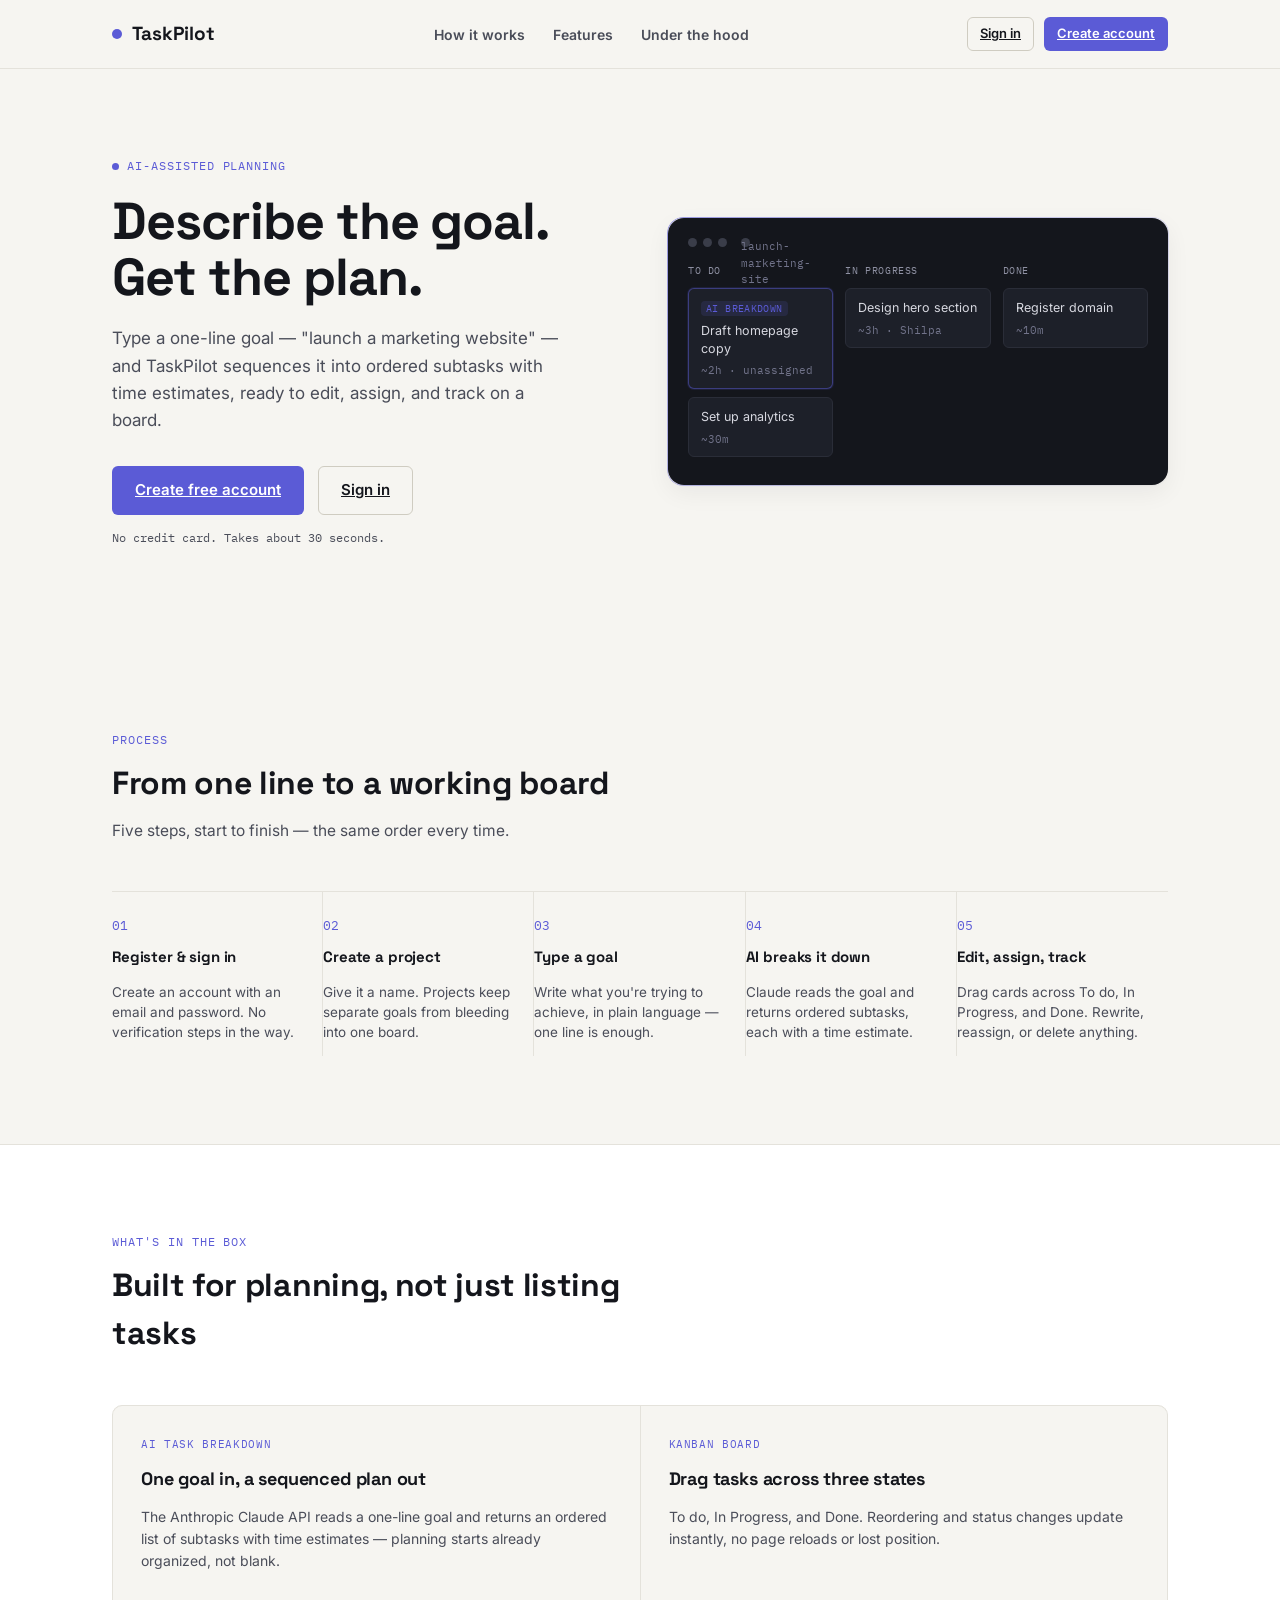
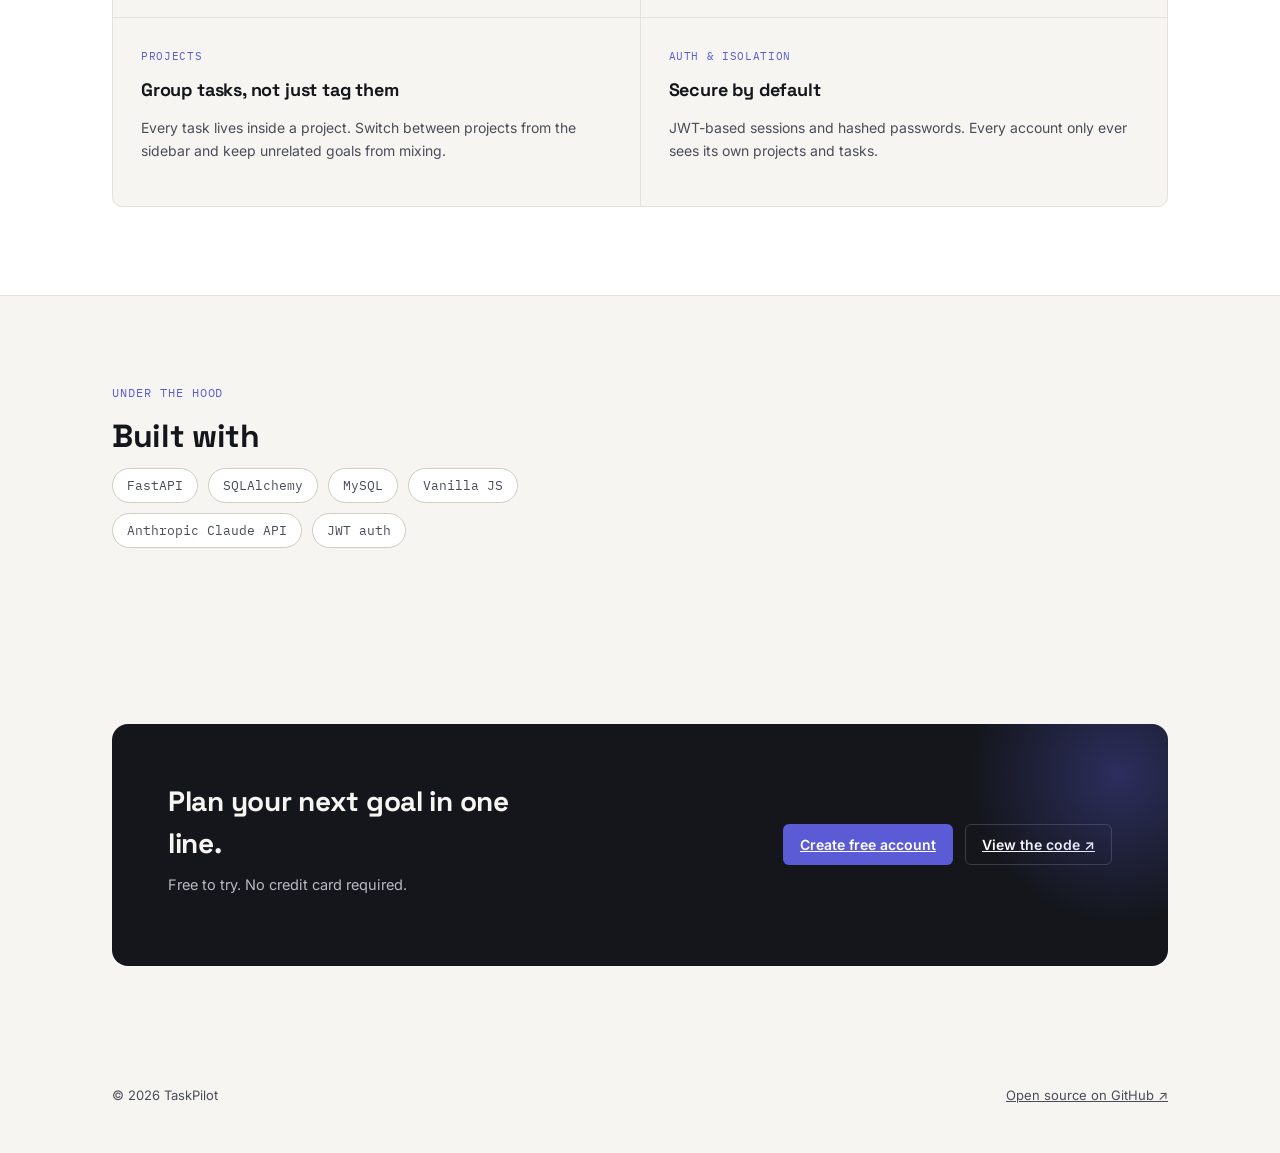
<file: frontend/index.html>
<!DOCTYPE html>
<html lang="en">
<head>
<meta charset="UTF-8" />
<meta name="viewport" content="width=device-width, initial-scale=1.0" />
<title>TaskPilot — Describe the goal. Get the plan.</title>
<meta name="description" content="TaskPilot turns a one-line goal into a sequenced set of subtasks with time estimates, organized on a board you can edit, assign, and track." />
<link rel="preconnect" href="https://fonts.googleapis.com">
<link href="https://fonts.googleapis.com/css2?family=Space+Grotesk:wght@500;700&family=Inter:wght@400;500;600;700&family=IBM+Plex+Mono:wght@400;500&display=swap" rel="stylesheet">
<link rel="stylesheet" href="css/style.css" />
<link rel="stylesheet" href="css/landing.css" />
</head>
<body class="landing">

<!-- ===================== Nav ===================== -->
<nav class="landing-nav">
  <div class="container">
    <a class="brand" href="index.html"><span class="dot"></span> TaskPilot</a>
    <div class="landing-nav-links">
      <a href="#how-it-works">How it works</a>
      <a href="#features">Features</a>
      <a href="#stack">Under the hood</a>
    </div>
    <div class="landing-nav-actions">
      <a class="btn btn-ghost btn-sm" href="login.html">Sign in</a>
      <a class="btn btn-signal btn-sm" href="login.html#register">Create account</a>
    </div>
  </div>
</nav>

<!-- ===================== Hero ===================== -->
<header class="hero">
  <div class="container">
    <div>
      <div class="hero-eyebrow">AI-assisted planning</div>
      <h1>Describe the goal.<br />Get the plan.</h1>
      <p class="lede">Type a one-line goal — "launch a marketing website" — and TaskPilot sequences it into ordered subtasks with time estimates, ready to edit, assign, and track on a board.</p>
      <div class="hero-actions">
        <a class="btn btn-signal" href="login.html#register">Create free account</a>
        <a class="btn btn-ghost" href="login.html">Sign in</a>
      </div>
      <div class="hero-note">No credit card. Takes about 30 seconds.</div>
    </div>

    <div class="mock-board-frame" aria-hidden="true">
      <div class="mock-board-header">
        <span></span><span></span><span></span>
        <span class="label">launch-marketing-site</span>
      </div>
      <div class="mock-board">
        <div>
          <div class="mock-col-label">To do</div>
          <div class="mock-card ai">
            <span class="ai-badge">AI BREAKDOWN</span>
            Draft homepage copy
            <span class="est">~2h · unassigned</span>
          </div>
          <div class="mock-card">Set up analytics<span class="est">~30m</span></div>
        </div>
        <div>
          <div class="mock-col-label">In progress</div>
          <div class="mock-card">Design hero section<span class="est">~3h · Shilpa</span></div>
        </div>
        <div>
          <div class="mock-col-label">Done</div>
          <div class="mock-card">Register domain<span class="est">~10m</span></div>
        </div>
      </div>
    </div>
  </div>
</header>

<!-- ===================== How it works ===================== -->
<section class="section" id="how-it-works">
  <div class="container">
    <div class="section-head">
      <div class="section-eyebrow">Process</div>
      <h2>From one line to a working board</h2>
      <p>Five steps, start to finish — the same order every time.</p>
    </div>
    <div class="steps">
      <div class="step">
        <div class="num">01</div>
        <h3>Register &amp; sign in</h3>
        <p>Create an account with an email and password. No verification steps in the way.</p>
      </div>
      <div class="step">
        <div class="num">02</div>
        <h3>Create a project</h3>
        <p>Give it a name. Projects keep separate goals from bleeding into one board.</p>
      </div>
      <div class="step">
        <div class="num">03</div>
        <h3>Type a goal</h3>
        <p>Write what you're trying to achieve, in plain language — one line is enough.</p>
      </div>
      <div class="step">
        <div class="num">04</div>
        <h3>AI breaks it down</h3>
        <p>Claude reads the goal and returns ordered subtasks, each with a time estimate.</p>
      </div>
      <div class="step">
        <div class="num">05</div>
        <h3>Edit, assign, track</h3>
        <p>Drag cards across To do, In Progress, and Done. Rewrite, reassign, or delete anything.</p>
      </div>
    </div>
  </div>
</section>

<!-- ===================== Features ===================== -->
<section class="section section-alt" id="features">
  <div class="container">
    <div class="section-head">
      <div class="section-eyebrow">What's in the box</div>
      <h2>Built for planning, not just listing tasks</h2>
    </div>
    <div class="feature-grid">
      <div class="feature-card">
        <div class="tag">AI TASK BREAKDOWN</div>
        <h3>One goal in, a sequenced plan out</h3>
        <p>The Anthropic Claude API reads a one-line goal and returns an ordered list of subtasks with time estimates — planning starts already organized, not blank.</p>
      </div>
      <div class="feature-card">
        <div class="tag">KANBAN BOARD</div>
        <h3>Drag tasks across three states</h3>
        <p>To do, In Progress, and Done. Reordering and status changes update instantly, no page reloads or lost position.</p>
      </div>
      <div class="feature-card">
        <div class="tag">PROJECTS</div>
        <h3>Group tasks, not just tag them</h3>
        <p>Every task lives inside a project. Switch between projects from the sidebar and keep unrelated goals from mixing.</p>
      </div>
      <div class="feature-card">
        <div class="tag">AUTH &amp; ISOLATION</div>
        <h3>Secure by default</h3>
        <p>JWT-based sessions and hashed passwords. Every account only ever sees its own projects and tasks.</p>
      </div>
    </div>
  </div>
</section>

<!-- ===================== Stack ===================== -->
<section class="section" id="stack">
  <div class="container">
    <div class="section-head" style="margin-bottom: 0;">
      <div class="section-eyebrow">Under the hood</div>
      <h2>Built with</h2>
      <div class="stack-strip">
        <span class="stack-pill">FastAPI</span>
        <span class="stack-pill">SQLAlchemy</span>
        <span class="stack-pill">MySQL</span>
        <span class="stack-pill">Vanilla JS</span>
        <span class="stack-pill">Anthropic Claude API</span>
        <span class="stack-pill">JWT auth</span>
      </div>
    </div>
  </div>
</section>

<!-- ===================== Closing CTA ===================== -->
<section class="section">
  <div class="container">
    <div class="cta-band">
      <div>
        <h2>Plan your next goal in one line.</h2>
        <p>Free to try. No credit card required.</p>
      </div>
      <div class="cta-band-actions">
        <a class="btn btn-signal" href="login.html#register">Create free account</a>
        <a class="btn btn-ghost" style="border-color:#3a3d49; color:#fff;" href="https://github.com/shilpa159/taskpilot" target="_blank" rel="noopener">View the code ↗</a>
      </div>
    </div>
  </div>
</section>

<!-- ===================== Footer ===================== -->
<footer class="landing-footer">
  <div class="container" style="display:flex; align-items:center; justify-content:space-between; width:100%;">
    <span>© 2026 TaskPilot</span>
    <a href="https://github.com/shilpa159/taskpilot" target="_blank" rel="noopener">Open source on GitHub ↗</a>
  </div>
</footer>

</body>
</html>
</file>
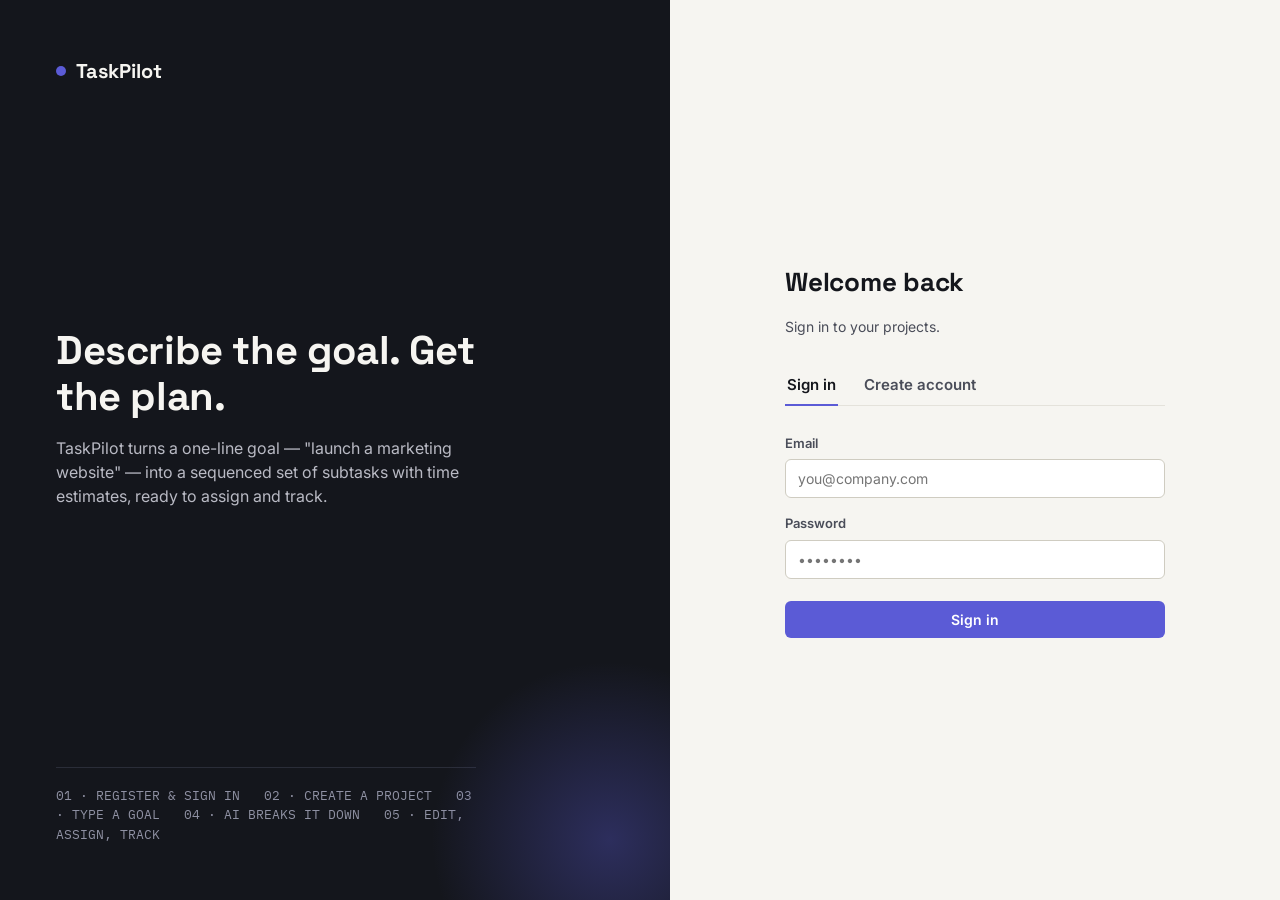
<file: frontend/dashboard.html>
<!DOCTYPE html>
<html lang="en">
<head>
<meta charset="UTF-8" />
<meta name="viewport" content="width=device-width, initial-scale=1.0" />
<title>TaskPilot — Dashboard</title>
<link rel="preconnect" href="https://fonts.googleapis.com">
<link href="https://fonts.googleapis.com/css2?family=Space+Grotesk:wght@500;700&family=Inter:wght@400;500;600;700&family=IBM+Plex+Mono:wght@400;500&display=swap" rel="stylesheet">
<link rel="stylesheet" href="css/style.css" />
</head>
<body>

<div class="app-shell">

  <!-- ===================== Sidebar ===================== -->
  <aside class="sidebar">
    <div class="sidebar-brand"><span class="dot"></span> TaskPilot</div>

    <button class="btn btn-signal" id="btn-new-project" style="width:100%; justify-content:center;">+ New project</button>

    <div class="sidebar-section-label">Projects</div>
    <ul class="project-list" id="project-list">
      <!-- populated by dashboard.js -->
    </ul>

    <div class="sidebar-footer">
      <div class="sidebar-user">
        <div class="avatar" id="user-avatar">?</div>
        <div class="who">
          <div class="name" id="user-name">—</div>
          <div class="email" id="user-email">—</div>
        </div>
      </div>
      <button class="logout" id="btn-logout">Sign out</button>
    </div>
  </aside>

  <!-- ===================== Main ===================== -->
  <main class="main">

    <!-- Empty state when no project selected -->
    <div class="empty-state" id="no-project-state">
      <h2>No project selected</h2>
      <p>Create a project, then describe a goal and let TaskPilot draft the task list for you.</p>
      <button class="btn btn-primary" id="btn-new-project-empty">+ New project</button>
    </div>

    <!-- Active project view -->
    <div id="project-view" style="display:none;">
      <div class="main-header">
        <div>
          <h1 id="project-title">Project name</h1>
          <p class="project-desc" id="project-description"></p>
        </div>
        <div class="main-header-actions">
          <button class="btn btn-ghost" id="btn-manage-members">Members</button>
          <button class="btn btn-signal" id="btn-open-ai">✦ AI breakdown</button>
          <button class="btn btn-primary" id="btn-new-task">+ New task</button>
        </div>
      </div>

      <div class="toolbar">
        <div class="view-toggle">
          <button type="button" id="view-list" class="active">List</button>
          <button type="button" id="view-kanban">Board</button>
        </div>
        <div class="filters">
          <select id="filter-status">
            <option value="">All statuses</option>
            <option value="todo">To do</option>
            <option value="in_progress">In progress</option>
            <option value="done">Done</option>
          </select>
          <select id="filter-priority">
            <option value="">All priorities</option>
            <option value="low">Low</option>
            <option value="medium">Medium</option>
            <option value="high">High</option>
          </select>
          <select id="filter-assignee">
            <option value="">Everyone</option>
          </select>
        </div>
      </div>

      <!-- List view -->
      <div id="list-view">
        <table class="task-table">
          <thead>
            <tr>
              <th>Task</th>
              <th>Status</th>
              <th>Priority</th>
              <th>Due</th>
              <th>Estimate</th>
              <th>Assignee</th>
            </tr>
          </thead>
          <tbody id="task-table-body">
          </tbody>
        </table>
        <div class="table-empty" id="table-empty" style="display:none;">No tasks match these filters yet.</div>
      </div>

      <!-- Kanban view -->
      <div id="kanban-view" style="display:none;">
        <div class="kanban">
          <div class="kanban-col" data-status="todo">
            <div class="kanban-col-head"><h3>To do</h3><span class="count" id="count-todo">0</span></div>
            <div class="kanban-cards" id="cards-todo"></div>
          </div>
          <div class="kanban-col" data-status="in_progress">
            <div class="kanban-col-head"><h3>In progress</h3><span class="count" id="count-in_progress">0</span></div>
            <div class="kanban-cards" id="cards-in_progress"></div>
          </div>
          <div class="kanban-col" data-status="done">
            <div class="kanban-col-head"><h3>Done</h3><span class="count" id="count-done">0</span></div>
            <div class="kanban-cards" id="cards-done"></div>
          </div>
        </div>
      </div>
    </div>
  </main>
</div>

<!-- ===================== Modal: New / Edit project ===================== -->
<div class="modal-backdrop" id="modal-project">
  <div class="modal">
    <div class="modal-head">
      <div>
        <h2 id="project-modal-title">New project</h2>
      </div>
      <button class="modal-close" data-close="modal-project">&times;</button>
    </div>
    <div class="form-error" id="project-form-error"></div>
    <form id="form-project">
      <div class="field">
        <label for="proj-name">Project name</label>
        <input type="text" id="proj-name" required placeholder="e.g. Marketing website launch" />
      </div>
      <div class="field">
        <label for="proj-desc">Description (optional)</label>
        <textarea id="proj-desc" placeholder="What is this project about?"></textarea>
      </div>
      <div class="modal-actions">
        <button type="button" class="btn btn-ghost" data-close="modal-project">Cancel</button>
        <button type="submit" class="btn btn-primary" id="project-submit-btn">Create project</button>
      </div>
    </form>
  </div>
</div>

<!-- ===================== Modal: New / Edit task ===================== -->
<div class="modal-backdrop" id="modal-task">
  <div class="modal">
    <div class="modal-head">
      <div><h2 id="task-modal-title">New task</h2></div>
      <button class="modal-close" data-close="modal-task">&times;</button>
    </div>
    <div class="form-error" id="task-form-error"></div>
    <form id="form-task">
      <input type="hidden" id="task-id" />
      <div class="field">
        <label for="task-title">Title</label>
        <input type="text" id="task-title" required placeholder="e.g. Draft homepage copy" />
      </div>
      <div class="field">
        <label for="task-desc">Description</label>
        <textarea id="task-desc" placeholder="Add detail so whoever picks this up knows what 'done' looks like"></textarea>
      </div>
      <div class="field-row">
        <div class="field">
          <label for="task-status">Status</label>
          <select id="task-status">
            <option value="todo">To do</option>
            <option value="in_progress">In progress</option>
            <option value="done">Done</option>
          </select>
        </div>
        <div class="field">
          <label for="task-priority">Priority</label>
          <select id="task-priority">
            <option value="low">Low</option>
            <option value="medium" selected>Medium</option>
            <option value="high">High</option>
          </select>
        </div>
      </div>
      <div class="field-row">
        <div class="field">
          <label for="task-due">Due date</label>
          <input type="date" id="task-due" />
        </div>
        <div class="field">
          <label for="task-estimate">Estimate (hours)</label>
          <input type="number" id="task-estimate" min="0" max="2000" placeholder="e.g. 6" />
        </div>
      </div>
      <div class="field">
        <label for="task-assignee">Assignee</label>
        <select id="task-assignee">
          <option value="">Unassigned</option>
        </select>
      </div>
      <div class="modal-actions split">
        <button type="button" class="btn btn-danger-ghost" id="task-delete-btn" style="display:none;">Delete task</button>
        <div style="display:flex; gap:10px;">
          <button type="button" class="btn btn-ghost" data-close="modal-task">Cancel</button>
          <button type="submit" class="btn btn-primary" id="task-submit-btn">Create task</button>
        </div>
      </div>
    </form>
  </div>
</div>

<!-- ===================== Modal: Members ===================== -->
<div class="modal-backdrop" id="modal-members">
  <div class="modal">
    <div class="modal-head">
      <div><h2>Project members</h2><p class="sub">People who can view and work on this project's tasks.</p></div>
      <button class="modal-close" data-close="modal-members">&times;</button>
    </div>
    <div class="form-error" id="members-form-error"></div>
    <form id="form-add-member" style="display:flex; gap:8px; margin-bottom:18px;">
      <input type="email" id="member-email" placeholder="teammate@company.com" required style="flex:1;" />
      <button type="submit" class="btn btn-primary btn-sm">Add</button>
    </form>
    <ul class="subtask-list" id="members-list"></ul>
  </div>
</div>

<!-- ===================== Modal: AI breakdown (the standout feature) ===================== -->
<div class="modal-backdrop" id="modal-ai">
  <div class="modal modal-wide">
    <div class="modal-head">
      <div>
        <h2>✦ AI task breakdown</h2>
        <p class="sub">Describe a high-level goal. TaskPilot calls Claude to draft a sequenced subtask list with time estimates — edit anything before adding it to the board.</p>
      </div>
      <button class="modal-close" data-close="modal-ai">&times;</button>
    </div>

    <div class="form-error" id="ai-form-error"></div>

    <div class="ai-goal-row">
      <div class="field">
        <label for="ai-goal">High-level goal</label>
        <input type="text" id="ai-goal" placeholder="e.g. Launch a marketing website for our product" />
      </div>
      <button class="btn btn-signal" id="ai-generate-btn">Generate subtasks</button>
    </div>

    <div class="ai-loading" id="ai-loading">
      <div class="spinner"></div> Asking Claude to break this down…
    </div>

    <ul class="subtask-list" id="ai-subtask-list"></ul>

    <div class="ai-summary-bar" id="ai-summary-bar" style="display:none;"></div>

    <div class="modal-actions" id="ai-apply-row" style="display:none;">
      <button type="button" class="btn btn-ghost" data-close="modal-ai">Cancel</button>
      <button type="button" class="btn btn-primary" id="ai-apply-btn">Add these tasks to the project</button>
    </div>
  </div>
</div>

<div class="toast-region" id="toast-region"></div>

<script src="js/config.js"></script>
<script src="js/api.js"></script>
<script src="js/dashboard.js"></script>
</body>
</html>
</file>
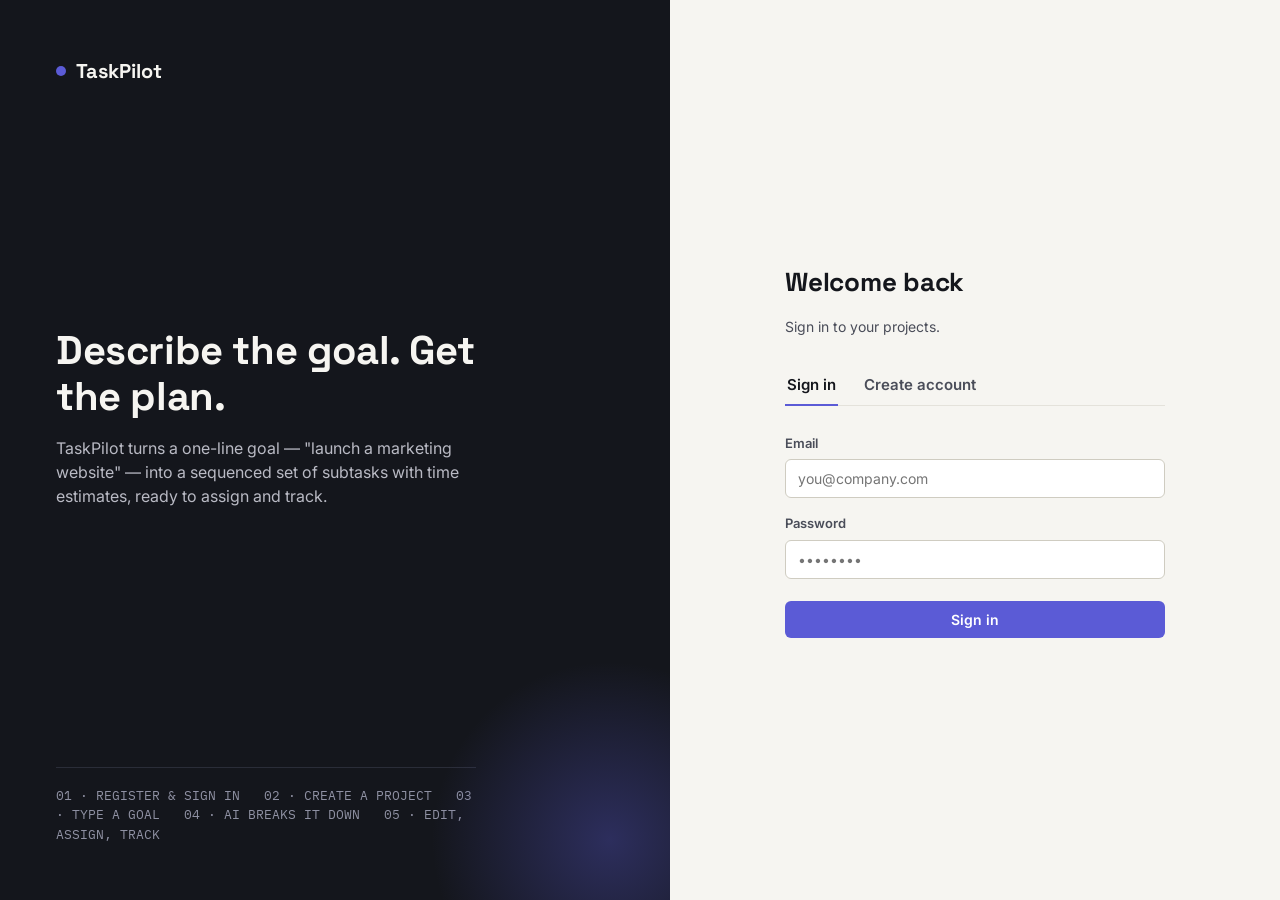
<file: frontend/login.html>
<!DOCTYPE html>
<html lang="en">
<head>
<meta charset="UTF-8" />
<meta name="viewport" content="width=device-width, initial-scale=1.0" />
<title>TaskPilot — Sign in</title>
<link rel="preconnect" href="https://fonts.googleapis.com">
<link href="https://fonts.googleapis.com/css2?family=Space+Grotesk:wght@500;700&family=Inter:wght@400;500;600;700&family=IBM+Plex+Mono:wght@400;500&display=swap" rel="stylesheet">
<link rel="stylesheet" href="css/style.css" />
</head>
<body>

<div class="auth-shell">
  <div class="auth-hero">
    <a class="auth-brand" href="index.html" style="text-decoration:none;"><span class="dot"></span> TaskPilot</a>
    <div class="auth-hero-copy">
      <h1>Describe the goal. Get the plan.</h1>
      <p>TaskPilot turns a one-line goal — "launch a marketing website" — into a sequenced set of subtasks with time estimates, ready to assign and track.</p>
    </div>
    <div class="auth-hero-signature">
      01 · REGISTER &amp; SIGN IN&nbsp;&nbsp; 02 · CREATE A PROJECT&nbsp;&nbsp; 03 · TYPE A GOAL&nbsp;&nbsp; 04 · AI BREAKS IT DOWN&nbsp;&nbsp; 05 · EDIT, ASSIGN, TRACK
    </div>
  </div>

  <div class="auth-panel">
    <div class="auth-card">
      <h2 id="auth-title">Welcome back</h2>
      <p class="sub" id="auth-sub">Sign in to your projects.</p>

      <div class="auth-toggle">
        <button type="button" id="tab-login" class="active">Sign in</button>
        <button type="button" id="tab-register">Create account</button>
      </div>

      <div class="form-error" id="auth-error"></div>

      <form class="auth-form active" id="form-login">
        <div class="field">
          <label for="login-email">Email</label>
          <input type="email" id="login-email" required autocomplete="email" placeholder="you@company.com" />
        </div>
        <div class="field">
          <label for="login-password">Password</label>
          <input type="password" id="login-password" required autocomplete="current-password" placeholder="••••••••" />
        </div>
        <button type="submit" class="btn btn-signal">Sign in</button>
      </form>

      <form class="auth-form" id="form-register">
        <div class="field">
          <label for="reg-name">Full name</label>
          <input type="text" id="reg-name" required autocomplete="name" placeholder="Shilpa Shree" />
        </div>
        <div class="field">
          <label for="reg-email">Email</label>
          <input type="email" id="reg-email" required autocomplete="email" placeholder="you@company.com" />
        </div>
        <div class="field">
          <label for="reg-password">Password</label>
          <input type="password" id="reg-password" required minlength="8" autocomplete="new-password" placeholder="At least 8 characters" />
        </div>
        <button type="submit" class="btn btn-signal">Create account</button>
      </form>
    </div>
  </div>
</div>

<div class="toast-region" id="toast-region"></div>

<script src="js/config.js"></script>
<script src="js/api.js"></script>
<script src="js/auth.js"></script>
<script>
  // Land on the right tab if arriving from a "Create account" link (index.html#register).
  if (window.location.hash === "#register") {
    document.getElementById("tab-register").click();
  }
</script>
</body>
</html>
</file>
<file: frontend/css/style.css>
/* =========================================================================
   TaskPilot — design tokens
   Palette: ink (#14161C), paper (#F6F5F1), signal (#5B5BD6 indigo — the
   single accent, reserved for the AI feature and primary actions),
   line (#E4E2DB), success (#1F8A5F), warning (#B8720A), danger (#C43D3D).
   Type: "Space Grotesk" for display/headings (geometric, engineered feel
   that suits a planning tool), "Inter" for body/UI, "IBM Plex Mono" for
   meta data — estimates, dates, counts — nodding to the idea that a plan
   is made of measurable units.
   ========================================================================= */

:root {
  --ink: #14161c;
  --ink-soft: #4a4d59;
  --paper: #f6f5f1;
  --paper-raised: #ffffff;
  --signal: #5b5bd6;
  --signal-soft: #ecebfb;
  --line: #e4e2db;
  --line-strong: #cfccc1;
  --success: #1f8a5f;
  --success-soft: #e5f4ee;
  --warning: #b8720a;
  --warning-soft: #fbf0dc;
  --danger: #c43d3d;
  --danger-soft: #fbeaea;

  --font-display: "Space Grotesk", "Inter", system-ui, sans-serif;
  --font-body: "Inter", system-ui, -apple-system, sans-serif;
  --font-mono: "IBM Plex Mono", ui-monospace, monospace;

  --radius-sm: 6px;
  --radius-md: 10px;
  --radius-lg: 16px;
  --shadow-card: 0 1px 2px rgba(20, 22, 28, 0.04), 0 8px 24px rgba(20, 22, 28, 0.06);
}

* { box-sizing: border-box; }

html, body {
  margin: 0;
  padding: 0;
  height: 100%;
}

body {
  background: var(--paper);
  color: var(--ink);
  font-family: var(--font-body);
  font-size: 15px;
  line-height: 1.5;
  -webkit-font-smoothing: antialiased;
}

h1, h2, h3, h4 { font-family: var(--font-display); margin: 0; letter-spacing: -0.01em; }

a { color: inherit; }

button {
  font-family: var(--font-body);
  cursor: pointer;
}

:focus-visible {
  outline: 2px solid var(--signal);
  outline-offset: 2px;
}

.mono { font-family: var(--font-mono); }

/* ---------- Buttons ---------- */

.btn {
  display: inline-flex;
  align-items: center;
  gap: 6px;
  border: 1px solid transparent;
  border-radius: var(--radius-sm);
  padding: 9px 16px;
  font-size: 14px;
  font-weight: 600;
  transition: transform 0.08s ease, background 0.15s ease, border-color 0.15s ease;
}
.btn:active { transform: translateY(1px); }

.btn-primary { background: var(--ink); color: var(--paper); }
.btn-primary:hover { background: #2a2d38; }

.btn-signal { background: var(--signal); color: #fff; }
.btn-signal:hover { background: #4949c4; }

.btn-ghost { background: transparent; border-color: var(--line-strong); color: var(--ink); }
.btn-ghost:hover { background: var(--paper-raised); border-color: var(--ink); }

.btn-danger-ghost { background: transparent; border-color: var(--line-strong); color: var(--danger); }
.btn-danger-ghost:hover { background: var(--danger-soft); border-color: var(--danger); }

.btn-sm { padding: 6px 12px; font-size: 13px; }
.btn:disabled { opacity: 0.5; cursor: not-allowed; }

.btn-icon {
  display: inline-flex;
  align-items: center;
  justify-content: center;
  width: 30px;
  height: 30px;
  border-radius: 50%;
  border: 1px solid transparent;
  background: transparent;
}
.btn-icon:hover { background: var(--line); }

/* ---------- Forms ---------- */

label {
  display: block;
  font-size: 13px;
  font-weight: 600;
  color: var(--ink-soft);
  margin-bottom: 6px;
}

input[type="text"], input[type="email"], input[type="password"], input[type="number"],
input[type="date"], textarea, select {
  width: 100%;
  font-family: var(--font-body);
  font-size: 14px;
  color: var(--ink);
  background: var(--paper-raised);
  border: 1px solid var(--line-strong);
  border-radius: var(--radius-sm);
  padding: 10px 12px;
}
input:focus, textarea:focus, select:focus {
  border-color: var(--signal);
  outline: none;
  box-shadow: 0 0 0 3px var(--signal-soft);
}
textarea { resize: vertical; min-height: 70px; }

.field { margin-bottom: 16px; }
.field-row { display: flex; gap: 12px; }
.field-row .field { flex: 1; }

.form-error {
  color: var(--danger);
  background: var(--danger-soft);
  border-radius: var(--radius-sm);
  padding: 10px 12px;
  font-size: 13px;
  margin-bottom: 14px;
  display: none;
}
.form-error.visible { display: block; }

/* =========================================================================
   Auth page
   ========================================================================= */

.auth-shell {
  min-height: 100vh;
  display: grid;
  grid-template-columns: 1.1fr 1fr;
}

.auth-hero {
  background: var(--ink);
  color: var(--paper);
  padding: 56px;
  display: flex;
  flex-direction: column;
  justify-content: space-between;
  position: relative;
  overflow: hidden;
}

.auth-hero::after {
  content: "";
  position: absolute;
  right: -120px;
  bottom: -120px;
  width: 360px;
  height: 360px;
  border-radius: 50%;
  background: radial-gradient(circle, rgba(91,91,214,0.35), transparent 70%);
}

.auth-brand { display: flex; align-items: center; gap: 10px; font-family: var(--font-display); font-size: 20px; font-weight: 700; }
.auth-brand .dot { width: 10px; height: 10px; border-radius: 50%; background: var(--signal); }

.auth-hero-copy h1 { font-size: 40px; line-height: 1.15; max-width: 460px; }
.auth-hero-copy p { color: #b9bac4; font-size: 16px; max-width: 420px; margin-top: 16px; }

.auth-hero-signature {
  font-family: var(--font-mono);
  font-size: 13px;
  color: #8f91a3;
  border-top: 1px solid #2a2d38;
  padding-top: 18px;
  max-width: 420px;
}

.auth-panel {
  display: flex;
  align-items: center;
  justify-content: center;
  padding: 40px;
}

.auth-card { width: 100%; max-width: 380px; }
.auth-card h2 { font-size: 26px; margin-bottom: 6px; }
.auth-card .sub { color: var(--ink-soft); font-size: 14px; margin-bottom: 28px; }

.auth-toggle { display: flex; gap: 24px; margin-bottom: 28px; border-bottom: 1px solid var(--line); }
.auth-toggle button {
  background: none; border: none; padding: 10px 2px; font-size: 15px; font-weight: 600;
  color: var(--ink-soft); border-bottom: 2px solid transparent; margin-bottom: -1px;
}
.auth-toggle button.active { color: var(--ink); border-bottom-color: var(--signal); }

.auth-form { display: none; }
.auth-form.active { display: block; }
.auth-form .btn { width: 100%; justify-content: center; margin-top: 6px; }

/* =========================================================================
   App shell
   ========================================================================= */

.app-shell { display: grid; grid-template-columns: 260px 1fr; min-height: 100vh; }

.sidebar {
  background: var(--ink);
  color: var(--paper);
  padding: 22px 16px;
  display: flex;
  flex-direction: column;
}

.sidebar-brand { display: flex; align-items: center; gap: 10px; font-family: var(--font-display); font-weight: 700; font-size: 18px; padding: 4px 8px 22px; }
.sidebar-brand .dot { width: 9px; height: 9px; border-radius: 50%; background: var(--signal); }

.sidebar-section-label {
  font-family: var(--font-mono);
  font-size: 11px;
  letter-spacing: 0.06em;
  text-transform: uppercase;
  color: #8f91a3;
  padding: 0 8px;
  margin: 18px 0 8px;
}

.project-list { list-style: none; margin: 0; padding: 0; flex: 1; overflow-y: auto; }
.project-list li { margin-bottom: 2px; }

.project-list button {
  width: 100%;
  text-align: left;
  background: none;
  border: none;
  color: #c7c8d3;
  padding: 9px 10px;
  border-radius: var(--radius-sm);
  font-size: 14px;
  display: flex;
  justify-content: space-between;
  align-items: center;
}
.project-list button:hover { background: #22242e; color: #fff; }
.project-list button.active { background: var(--signal-soft); color: var(--ink); background: var(--signal); color: #fff; }
.project-list .count { font-family: var(--font-mono); font-size: 11px; opacity: 0.7; }

.sidebar-footer { border-top: 1px solid #262832; padding-top: 14px; margin-top: 12px; }
.sidebar-user { display: flex; align-items: center; gap: 10px; padding: 6px 8px; }
.sidebar-user .avatar {
  width: 30px; height: 30px; border-radius: 50%; background: var(--signal);
  display: flex; align-items: center; justify-content: center; font-weight: 700; font-size: 13px; flex-shrink: 0;
}
.sidebar-user .who { flex: 1; min-width: 0; }
.sidebar-user .who .name { font-size: 13px; font-weight: 600; color: #fff; white-space: nowrap; overflow: hidden; text-overflow: ellipsis; }
.sidebar-user .who .email { font-size: 11px; color: #8f91a3; white-space: nowrap; overflow: hidden; text-overflow: ellipsis; }
.sidebar-footer .logout { background: none; border: none; color: #8f91a3; font-size: 12px; padding: 8px; }
.sidebar-footer .logout:hover { color: #fff; }

/* ---------- Main content ---------- */

.main { padding: 28px 36px 60px; overflow-y: auto; }

.main-header { display: flex; justify-content: space-between; align-items: flex-start; gap: 16px; margin-bottom: 22px; }
.main-header h1 { font-size: 24px; }
.main-header .project-desc { color: var(--ink-soft); font-size: 14px; margin-top: 6px; max-width: 620px; }
.main-header-actions { display: flex; gap: 10px; flex-shrink: 0; }

.empty-state { text-align: center; padding: 100px 20px; color: var(--ink-soft); }
.empty-state h2 { font-size: 20px; margin-bottom: 8px; color: var(--ink); }
.empty-state .btn { margin-top: 18px; }

/* View toggle + filters */

.toolbar { display: flex; justify-content: space-between; align-items: center; margin-bottom: 18px; flex-wrap: wrap; gap: 10px; }
.view-toggle { display: inline-flex; background: var(--line); border-radius: var(--radius-sm); padding: 3px; }
.view-toggle button {
  background: none; border: none; padding: 7px 14px; font-size: 13px; font-weight: 600; color: var(--ink-soft); border-radius: 5px;
}
.view-toggle button.active { background: var(--paper-raised); color: var(--ink); box-shadow: 0 1px 2px rgba(0,0,0,0.08); }

.filters { display: flex; gap: 8px; flex-wrap: wrap; }
.filters select { width: auto; padding: 7px 10px; font-size: 13px; }

/* ---------- List view ---------- */

.task-table { width: 100%; border-collapse: collapse; background: var(--paper-raised); border-radius: var(--radius-md); overflow: hidden; box-shadow: var(--shadow-card); }
.task-table thead th {
  text-align: left; font-size: 11px; text-transform: uppercase; letter-spacing: 0.05em;
  color: var(--ink-soft); font-weight: 700; padding: 12px 16px; border-bottom: 1px solid var(--line);
  background: #fbfaf7;
}
.task-table tbody td { padding: 13px 16px; border-bottom: 1px solid var(--line); font-size: 14px; vertical-align: middle; }
.task-table tbody tr:last-child td { border-bottom: none; }
.task-table tbody tr:hover { background: #fbfaf7; cursor: pointer; }
.task-title-cell { font-weight: 600; }
.task-title-cell .ai-tag { font-size: 10px; color: var(--signal); font-family: var(--font-mono); margin-left: 6px; }

/* ---------- Badges ---------- */

.badge {
  display: inline-flex; align-items: center; gap: 5px; padding: 3px 9px; border-radius: 999px;
  font-size: 12px; font-weight: 600; white-space: nowrap;
}
.badge-status-todo { background: var(--line); color: var(--ink-soft); }
.badge-status-in_progress { background: var(--warning-soft); color: var(--warning); }
.badge-status-done { background: var(--success-soft); color: var(--success); }

.badge-priority-low { background: var(--line); color: var(--ink-soft); }
.badge-priority-medium { background: #eef0fb; color: #4949c4; }
.badge-priority-high { background: var(--danger-soft); color: var(--danger); }

.due-date { font-family: var(--font-mono); font-size: 12.5px; color: var(--ink-soft); }
.due-date.overdue { color: var(--danger); font-weight: 700; }

.assignee-chip { display: inline-flex; align-items: center; gap: 6px; font-size: 13px; }
.assignee-chip .avatar-sm { width: 20px; height: 20px; border-radius: 50%; background: var(--signal-soft); color: var(--signal); font-size: 10px; font-weight: 700; display: flex; align-items: center; justify-content: center; }

/* ---------- Kanban view ---------- */

.kanban { display: grid; grid-template-columns: repeat(3, 1fr); gap: 18px; align-items: start; }

.kanban-col { background: #fbfaf7; border-radius: var(--radius-lg); border: 1px solid var(--line); min-height: 200px; }
.kanban-col-head { display: flex; align-items: center; justify-content: space-between; padding: 14px 16px 10px; }
.kanban-col-head h3 { font-size: 13px; text-transform: uppercase; letter-spacing: 0.04em; }
.kanban-col-head .count { font-family: var(--font-mono); font-size: 12px; color: var(--ink-soft); background: var(--line); padding: 1px 8px; border-radius: 999px; }

.kanban-col.drag-over { outline: 2px dashed var(--signal); outline-offset: -6px; background: var(--signal-soft); }

.kanban-cards { padding: 4px 12px 14px; display: flex; flex-direction: column; gap: 10px; min-height: 60px; }

.kanban-card {
  background: var(--paper-raised); border: 1px solid var(--line); border-radius: var(--radius-md);
  padding: 12px 13px; box-shadow: var(--shadow-card); cursor: grab;
}
.kanban-card:active { cursor: grabbing; }
.kanban-card .kc-title { font-weight: 600; font-size: 13.5px; margin-bottom: 8px; }
.kanban-card .kc-meta { display: flex; align-items: center; justify-content: space-between; gap: 8px; flex-wrap: wrap; }
.kanban-card .ai-tag { display: inline-block; font-size: 10px; color: var(--signal); font-family: var(--font-mono); margin-top: 6px; }

/* =========================================================================
   Modals
   ========================================================================= */

.modal-backdrop {
  position: fixed; inset: 0; background: rgba(20, 22, 28, 0.5);
  display: none; align-items: flex-start; justify-content: center; padding: 6vh 20px; overflow-y: auto; z-index: 100;
}
.modal-backdrop.open { display: flex; }

.modal {
  background: var(--paper-raised); border-radius: var(--radius-lg); width: 100%; max-width: 520px;
  padding: 26px; box-shadow: 0 20px 60px rgba(20,22,28,0.25);
}
.modal.modal-wide { max-width: 720px; }

.modal-head { display: flex; justify-content: space-between; align-items: flex-start; margin-bottom: 18px; }
.modal-head h2 { font-size: 19px; }
.modal-head .sub { color: var(--ink-soft); font-size: 13px; margin-top: 4px; }
.modal-close { background: none; border: none; font-size: 20px; color: var(--ink-soft); line-height: 1; padding: 4px; }
.modal-close:hover { color: var(--ink); }

.modal-actions { display: flex; justify-content: flex-end; gap: 10px; margin-top: 20px; }
.modal-actions.split { justify-content: space-between; }

/* AI breakdown modal specifics */

.ai-goal-row { display: flex; gap: 10px; align-items: flex-end; }
.ai-goal-row .field { flex: 1; margin-bottom: 0; }

.ai-loading { display: none; align-items: center; gap: 10px; padding: 30px 0; color: var(--ink-soft); font-size: 14px; }
.ai-loading.visible { display: flex; }
.spinner {
  width: 18px; height: 18px; border-radius: 50%; border: 2.5px solid var(--line-strong); border-top-color: var(--signal);
  animation: spin 0.7s linear infinite; flex-shrink: 0;
}
@keyframes spin { to { transform: rotate(360deg); } }

.subtask-list { list-style: none; margin: 18px 0 0; padding: 0; display: flex; flex-direction: column; gap: 10px; max-height: 45vh; overflow-y: auto; }
.subtask-row { border: 1px solid var(--line); border-radius: var(--radius-md); padding: 12px; }
.subtask-row .st-top { display: flex; gap: 10px; align-items: center; }
.subtask-row input[type="text"] { font-weight: 600; }
.subtask-row .st-desc { margin-top: 8px; }
.subtask-row .st-meta { display: flex; gap: 10px; margin-top: 8px; }
.subtask-row .st-meta > div { flex: 1; }
.subtask-row .st-remove { flex-shrink: 0; }

.ai-summary-bar {
  display: flex; align-items: center; gap: 8px; background: var(--signal-soft); color: var(--signal);
  border-radius: var(--radius-sm); padding: 10px 12px; font-size: 13px; font-weight: 600; margin-top: 16px;
}

/* Empty column / list */
.kanban-empty, .table-empty { color: var(--ink-soft); font-size: 13px; padding: 20px 14px; text-align: center; }

.toast-region { position: fixed; bottom: 24px; right: 24px; display: flex; flex-direction: column; gap: 10px; z-index: 200; }
.toast {
  background: var(--ink); color: var(--paper); padding: 12px 16px; border-radius: var(--radius-sm);
  font-size: 13px; box-shadow: 0 8px 24px rgba(0,0,0,0.2); max-width: 320px;
}
.toast.error { background: var(--danger); }
.toast.success { background: var(--success); }

/* Responsive */
@media (max-width: 900px) {
  .app-shell { grid-template-columns: 1fr; }
  .sidebar { display: none; }
  .kanban { grid-template-columns: 1fr; }
  .auth-shell { grid-template-columns: 1fr; }
  .auth-hero { display: none; }
}
</file>
<file: frontend/css/landing.css>
/* =========================================================================
   TaskPilot — marketing landing page
   Extends the tokens defined in style.css (ink / paper / signal / line).
   ========================================================================= */

.landing { overflow-x: hidden; }

.container {
  width: 100%;
  max-width: 1120px;
  margin: 0 auto;
  padding: 0 32px;
}

/* ---------- Nav ---------- */

.landing-nav {
  position: sticky;
  top: 0;
  z-index: 20;
  background: rgba(246, 245, 241, 0.88);
  backdrop-filter: blur(8px);
  border-bottom: 1px solid var(--line);
}

.landing-nav .container {
  display: flex;
  align-items: center;
  justify-content: space-between;
  height: 68px;
}

.brand {
  display: flex;
  align-items: center;
  gap: 10px;
  font-family: var(--font-display);
  font-weight: 700;
  font-size: 19px;
  color: var(--ink);
  text-decoration: none;
}
.brand .dot { width: 10px; height: 10px; border-radius: 50%; background: var(--signal); }

.landing-nav-links {
  display: flex;
  align-items: center;
  gap: 28px;
}
.landing-nav-links a {
  font-size: 14px;
  font-weight: 600;
  color: var(--ink-soft);
  text-decoration: none;
}
.landing-nav-links a:hover { color: var(--ink); }

.landing-nav-actions { display: flex; align-items: center; gap: 10px; }

/* ---------- Hero ---------- */

.hero {
  padding: 88px 0 96px;
}

.hero .container {
  display: grid;
  grid-template-columns: 1fr 1fr;
  gap: 56px;
  align-items: center;
}

.hero-eyebrow {
  font-family: var(--font-mono);
  font-size: 12px;
  letter-spacing: 0.08em;
  color: var(--signal);
  text-transform: uppercase;
  margin-bottom: 18px;
  display: flex;
  align-items: center;
  gap: 8px;
}
.hero-eyebrow::before {
  content: "";
  width: 7px;
  height: 7px;
  border-radius: 50%;
  background: var(--signal);
  display: inline-block;
}

.hero h1 {
  font-size: 52px;
  line-height: 1.08;
  letter-spacing: -0.02em;
  max-width: 560px;
}

.hero p.lede {
  font-size: 17px;
  line-height: 1.6;
  color: var(--ink-soft);
  max-width: 460px;
  margin-top: 20px;
}

.hero-actions {
  display: flex;
  align-items: center;
  gap: 14px;
  margin-top: 32px;
}
.hero-actions .btn { padding: 12px 22px; font-size: 15px; }
.hero-note {
  font-family: var(--font-mono);
  font-size: 12px;
  color: var(--ink-soft);
  margin-top: 14px;
}

/* ---------- Hero mock board (signature element) ---------- */

.mock-board-frame {
  background: var(--ink);
  border-radius: var(--radius-lg);
  padding: 20px;
  box-shadow: var(--shadow-card);
  position: relative;
}
.mock-board-frame::before {
  content: "";
  position: absolute;
  inset: -1px;
  border-radius: var(--radius-lg);
  padding: 1px;
  background: linear-gradient(135deg, rgba(91,91,214,0.6), rgba(91,91,214,0));
  -webkit-mask: linear-gradient(#fff 0 0) content-box, linear-gradient(#fff 0 0);
  -webkit-mask-composite: xor;
  mask-composite: exclude;
  pointer-events: none;
}

.mock-board-header {
  display: flex;
  align-items: center;
  gap: 6px;
  margin-bottom: 16px;
}
.mock-board-header span {
  width: 9px; height: 9px; border-radius: 50%; background: #3a3d49;
}
.mock-board-header .label {
  font-family: var(--font-mono);
  font-size: 11px;
  color: #71738a;
  margin-left: 8px;
}

.mock-board {
  display: grid;
  grid-template-columns: repeat(3, 1fr);
  gap: 12px;
}

.mock-col-label {
  font-family: var(--font-mono);
  font-size: 10px;
  letter-spacing: 0.06em;
  text-transform: uppercase;
  color: #8f91a3;
  margin-bottom: 10px;
}

.mock-card {
  background: #1d2029;
  border: 1px solid #2a2d38;
  border-radius: var(--radius-sm);
  padding: 10px 12px;
  margin-bottom: 8px;
  font-size: 12.5px;
  color: #d7d8e0;
  line-height: 1.4;
}
.mock-card .est {
  display: block;
  font-family: var(--font-mono);
  font-size: 10.5px;
  color: #71738a;
  margin-top: 6px;
}
.mock-card.ai {
  border-color: rgba(91,91,214,0.5);
  box-shadow: 0 0 0 1px rgba(91,91,214,0.15);
  animation: mockPulse 3.2s ease-in-out infinite;
}
.mock-card .ai-badge {
  display: inline-block;
  font-family: var(--font-mono);
  font-size: 9.5px;
  letter-spacing: 0.04em;
  color: var(--signal);
  background: rgba(91,91,214,0.14);
  border-radius: 4px;
  padding: 1px 5px;
  margin-bottom: 6px;
}

@media (prefers-reduced-motion: no-preference) {
  @keyframes mockPulse {
    0%, 100% { box-shadow: 0 0 0 1px rgba(91,91,214,0.15); }
    50% { box-shadow: 0 0 0 3px rgba(91,91,214,0.28); }
  }
}

/* ---------- Section scaffolding ---------- */

.section { padding: 88px 0; }
.section-alt { background: var(--paper-raised); border-top: 1px solid var(--line); border-bottom: 1px solid var(--line); }

.section-head { max-width: 560px; margin-bottom: 48px; }
.section-eyebrow {
  font-family: var(--font-mono);
  font-size: 12px;
  letter-spacing: 0.08em;
  text-transform: uppercase;
  color: var(--signal);
  margin-bottom: 10px;
}
.section-head h2 { font-size: 32px; letter-spacing: -0.01em; }
.section-head p { color: var(--ink-soft); font-size: 15.5px; margin-top: 12px; line-height: 1.6; }

/* ---------- Steps (genuine sequence) ---------- */

.steps {
  display: grid;
  grid-template-columns: repeat(5, 1fr);
  gap: 0;
  border-top: 1px solid var(--line);
}
.step {
  padding: 24px 20px 0 0;
  border-right: 1px solid var(--line);
}
.step:last-child { border-right: none; }
.step .num {
  font-family: var(--font-mono);
  font-size: 13px;
  color: var(--signal);
  margin-bottom: 10px;
}
.step h3 { font-size: 15px; margin-bottom: 6px; }
.step p { font-size: 13.5px; color: var(--ink-soft); line-height: 1.5; }

/* ---------- Feature grid ---------- */

.feature-grid {
  display: grid;
  grid-template-columns: repeat(2, 1fr);
  gap: 1px;
  background: var(--line);
  border: 1px solid var(--line);
  border-radius: var(--radius-md);
  overflow: hidden;
}
.feature-card {
  background: var(--paper);
  padding: 30px 28px;
  transition: background 0.15s ease;
}
.feature-card:hover { background: var(--paper-raised); }
.feature-card .tag {
  font-family: var(--font-mono);
  font-size: 11px;
  letter-spacing: 0.06em;
  color: var(--signal);
  margin-bottom: 12px;
}
.feature-card h3 { font-size: 18px; margin-bottom: 8px; }
.feature-card p { font-size: 14px; color: var(--ink-soft); line-height: 1.6; }

/* ---------- Stack strip ---------- */

.stack-strip {
  display: flex;
  flex-wrap: wrap;
  gap: 10px;
  margin-top: 8px;
}
.stack-pill {
  font-family: var(--font-mono);
  font-size: 12.5px;
  color: var(--ink-soft);
  background: var(--paper-raised);
  border: 1px solid var(--line-strong);
  border-radius: 999px;
  padding: 7px 14px;
}

/* ---------- Closing CTA ---------- */

.cta-band {
  background: var(--ink);
  color: var(--paper);
  border-radius: var(--radius-lg);
  padding: 56px;
  display: flex;
  align-items: center;
  justify-content: space-between;
  gap: 32px;
  position: relative;
  overflow: hidden;
}
.cta-band::after {
  content: "";
  position: absolute;
  right: -100px;
  top: -100px;
  width: 300px;
  height: 300px;
  border-radius: 50%;
  background: radial-gradient(circle, rgba(91,91,214,0.35), transparent 70%);
}
.cta-band h2 { font-size: 28px; max-width: 380px; position: relative; }
.cta-band p { color: #b9bac4; margin-top: 10px; font-size: 14.5px; position: relative; }
.cta-band-actions { display: flex; gap: 12px; flex-shrink: 0; position: relative; }

/* ---------- Footer ---------- */

.landing-footer {
  padding: 32px 0 48px;
  display: flex;
  align-items: center;
  justify-content: space-between;
  font-size: 13px;
  color: var(--ink-soft);
}
.landing-footer a { color: var(--ink-soft); }
.landing-footer a:hover { color: var(--ink); }

/* ---------- Responsive ---------- */

@media (max-width: 860px) {
  .landing-nav-links { display: none; }
  .hero .container { grid-template-columns: 1fr; }
  .hero h1 { font-size: 38px; }
  .steps { grid-template-columns: 1fr 1fr; }
  .step { border-right: none; border-bottom: 1px solid var(--line); padding-bottom: 20px; margin-bottom: 20px; }
  .feature-grid { grid-template-columns: 1fr; }
  .cta-band { flex-direction: column; align-items: flex-start; }
  .landing-footer { flex-direction: column; gap: 8px; align-items: flex-start; }
}
</file>
